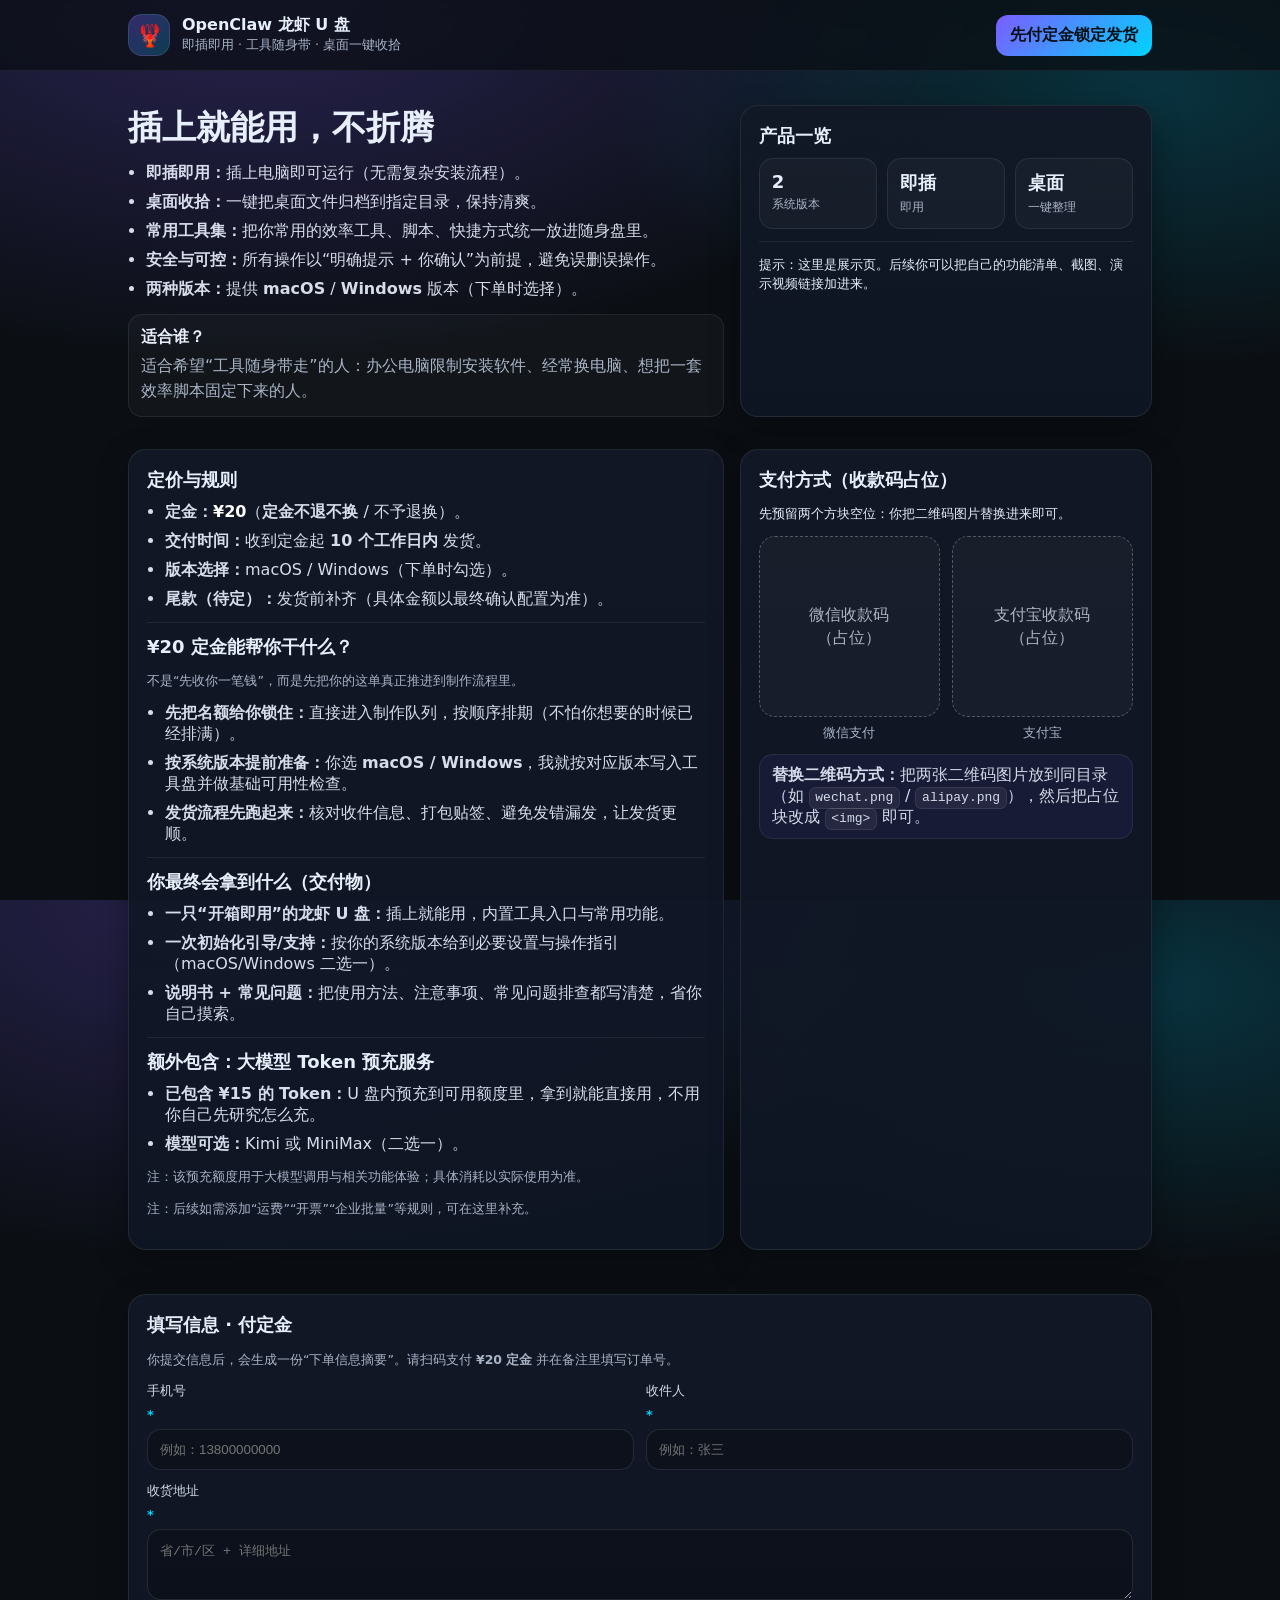
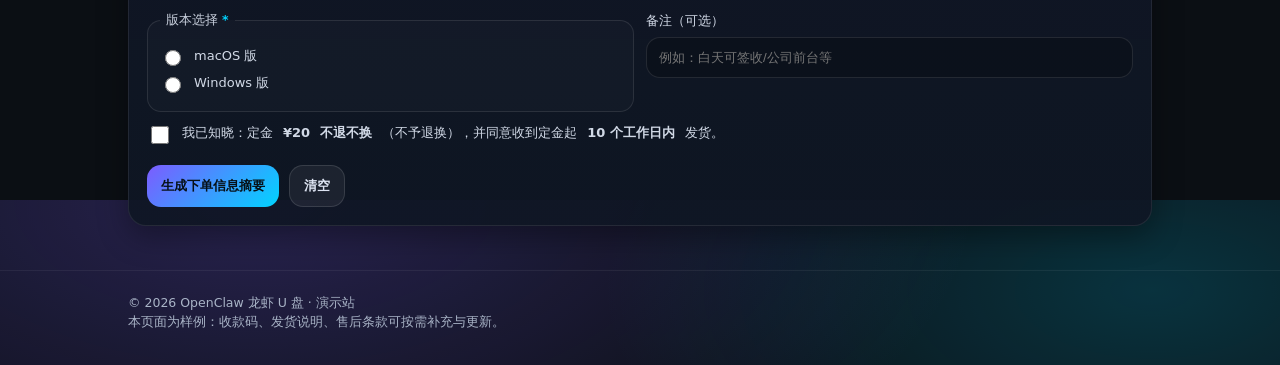
<file: index.html>
<!doctype html>
<html lang="zh-CN">
<head>
  <meta charset="utf-8" />
  <meta name="viewport" content="width=device-width, initial-scale=1" />
  <title>OpenClaw 龙虾 U 盘｜即插即用工具盘</title>
  <meta name="description" content="OpenClaw 龙虾 U 盘：即插即用，一键收拾桌面、常用工具集、效率脚本。支持 macOS / Windows 版本。" />
  <link rel="stylesheet" href="styles.css" />
</head>
<body>
  <header class="header">
    <div class="container">
      <div class="brand">
        <div class="logo" aria-hidden="true">🦞</div>
        <div>
          <h1>OpenClaw 龙虾 U 盘</h1>
          <p class="sub">即插即用 · 工具随身带 · 桌面一键收拾</p>
        </div>
      </div>
      <a class="cta" href="#order">先付定金锁定发货</a>
    </div>
  </header>

  <main>
    <section class="hero">
      <div class="container grid2">
        <div>
          <h2>插上就能用，不折腾</h2>
          <ul class="bullets">
            <li><b>即插即用：</b>插上电脑即可运行（无需复杂安装流程）。</li>
            <li><b>桌面收拾：</b>一键把桌面文件归档到指定目录，保持清爽。</li>
            <li><b>常用工具集：</b>把你常用的效率工具、脚本、快捷方式统一放进随身盘里。</li>
            <li><b>安全与可控：</b>所有操作以“明确提示 + 你确认”为前提，避免误删误操作。</li>
            <li><b>两种版本：</b>提供 <b>macOS</b> / <b>Windows</b> 版本（下单时选择）。</li>
          </ul>
          <div class="note">
            <div class="note-title">适合谁？</div>
            <div class="note-body">
              适合希望“工具随身带走”的人：办公电脑限制安装软件、经常换电脑、想把一套效率脚本固定下来的人。
            </div>
          </div>
        </div>
        <div class="card preview">
          <h3>产品一览</h3>
          <div class="kpis">
            <div class="kpi"><div class="kpi-num">2</div><div class="kpi-label">系统版本</div></div>
            <div class="kpi"><div class="kpi-num">即插</div><div class="kpi-label">即用</div></div>
            <div class="kpi"><div class="kpi-num">桌面</div><div class="kpi-label">一键整理</div></div>
          </div>
          <div class="divider"></div>
          <p class="small">提示：这里是展示页。后续你可以把自己的功能清单、截图、演示视频链接加进来。</p>
        </div>
      </div>
    </section>

    <section class="rules" id="rules">
      <div class="container grid2">
        <div class="card">
          <h3>定价与规则</h3>
          <ul class="bullets">
            <li><b>定金：</b><span class="price">¥20</span>（<b>定金不退不换</b> / 不予退换）。</li>
            <li><b>交付时间：</b>收到定金起 <b>10 个工作日内</b> 发货。</li>
            <li><b>版本选择：</b>macOS / Windows（下单时勾选）。</li>
            <li><b>尾款（待定）：</b>发货前补齐（具体金额以最终确认配置为准）。</li>
          </ul>

          <div class="divider"></div>

          <h3>¥20 定金能帮你干什么？</h3>
          <p class="small muted">不是“先收你一笔钱”，而是先把你的这单真正推进到制作流程里。</p>
          <ul class="bullets">
            <li><b>先把名额给你锁住：</b>直接进入制作队列，按顺序排期（不怕你想要的时候已经排满）。</li>
            <li><b>按系统版本提前准备：</b>你选 <b>macOS / Windows</b>，我就按对应版本写入工具盘并做基础可用性检查。</li>
            <li><b>发货流程先跑起来：</b>核对收件信息、打包贴签、避免发错漏发，让发货更顺。</li>
          </ul>

          <div class="divider"></div>

          <h3>你最终会拿到什么（交付物）</h3>
          <ul class="bullets">
            <li><b>一只“开箱即用”的龙虾 U 盘：</b>插上就能用，内置工具入口与常用功能。</li>
            <li><b>一次初始化引导/支持：</b>按你的系统版本给到必要设置与操作指引（macOS/Windows 二选一）。</li>
            <li><b>说明书 + 常见问题：</b>把使用方法、注意事项、常见问题排查都写清楚，省你自己摸索。</li>
          </ul>

          <div class="divider"></div>

          <h3>额外包含：大模型 Token 预充服务</h3>
          <ul class="bullets">
            <li><b>已包含 ¥15 的 Token：</b>U 盘内预充到可用额度里，拿到就能直接用，不用你自己先研究怎么充。</li>
            <li><b>模型可选：</b>Kimi 或 MiniMax（二选一）。</li>
          </ul>
          <p class="small muted">注：该预充额度用于大模型调用与相关功能体验；具体消耗以实际使用为准。</p>

          <p class="small muted">注：后续如需添加“运费”“开票”“企业批量”等规则，可在这里补充。</p>
        </div>

        <div class="card" id="pay">
          <h3>支付方式（收款码占位）</h3>
          <p class="small">先预留两个方块空位：你把二维码图片替换进来即可。</p>
          <div class="qr-grid">
            <div class="qr">
              <div class="qr-box" aria-label="微信收款码占位">
                <div class="qr-placeholder">微信收款码
（占位）</div>
              </div>
              <div class="qr-label">微信支付</div>
            </div>
            <div class="qr">
              <div class="qr-box" aria-label="支付宝收款码占位">
                <div class="qr-placeholder">支付宝收款码
（占位）</div>
              </div>
              <div class="qr-label">支付宝</div>
            </div>
          </div>
          <div class="tip">
            <b>替换二维码方式：</b>把两张二维码图片放到同目录（如 <code>wechat.png</code> / <code>alipay.png</code>），然后把占位块改成 <code>&lt;img&gt;</code> 即可。
          </div>
        </div>
      </div>
    </section>

    <section class="order" id="order">
      <div class="container">
        <div class="card">
          <h3>填写信息 · 付定金</h3>
          <p class="small muted">你提交信息后，会生成一份“下单信息摘要”。请扫码支付 <b>¥20 定金</b> 并在备注里填写订单号。</p>

          <form id="orderForm" class="form" autocomplete="on">
            <div class="form-row">
              <label>
                手机号 <span class="req">*</span>
                <input name="phone" type="tel" inputmode="tel" placeholder="例如：13800000000" required />
              </label>
              <label>
                收件人 <span class="req">*</span>
                <input name="name" type="text" placeholder="例如：张三" required />
              </label>
            </div>

            <label>
              收货地址 <span class="req">*</span>
              <textarea name="address" rows="3" placeholder="省/市/区 + 详细地址" required></textarea>
            </label>

            <div class="form-row">
              <fieldset class="fieldset">
                <legend>版本选择 <span class="req">*</span></legend>
                <label class="radio"><input type="radio" name="os" value="macOS" required /> macOS 版</label>
                <label class="radio"><input type="radio" name="os" value="Windows" required /> Windows 版</label>
              </fieldset>

              <label>
                备注（可选）
                <input name="note" type="text" placeholder="例如：白天可签收/公司前台等" />
              </label>
            </div>

            <label class="check">
              <input type="checkbox" name="agree" required />
              我已知晓：定金 <b>¥20</b> <b>不退不换</b>（不予退换），并同意收到定金起 <b>10 个工作日内</b> 发货。
            </label>

            <div class="actions">
              <button type="submit" class="btn">生成下单信息摘要</button>
              <button type="button" class="btn secondary" id="clearBtn">清空</button>
            </div>
          </form>

          <div id="result" class="result" hidden>
            <div class="result-head">
              <h4>下单信息摘要</h4>
              <div class="badge" id="orderIdBadge">订单号：—</div>
            </div>
            <pre id="resultText" class="result-text"></pre>
            <div class="result-actions">
              <button class="btn" id="copyBtn" type="button">复制摘要</button>
              <a class="btn secondary" id="mailtoBtn" href="#" rel="nofollow">用邮件发送给我自己</a>
            </div>
            <p class="small muted">支付时建议在备注填写订单号，方便对账与发货。</p>
          </div>
        </div>
      </div>
    </section>

    <footer class="footer">
      <div class="container small muted">
        <div>© <span id="year"></span> OpenClaw 龙虾 U 盘 · 演示站</div>
        <div class="small">本页面为样例：收款码、发货说明、售后条款可按需补充与更新。</div>
      </div>
    </footer>
  </main>

  <script src="script.js"></script>
</body>
</html>
</file>
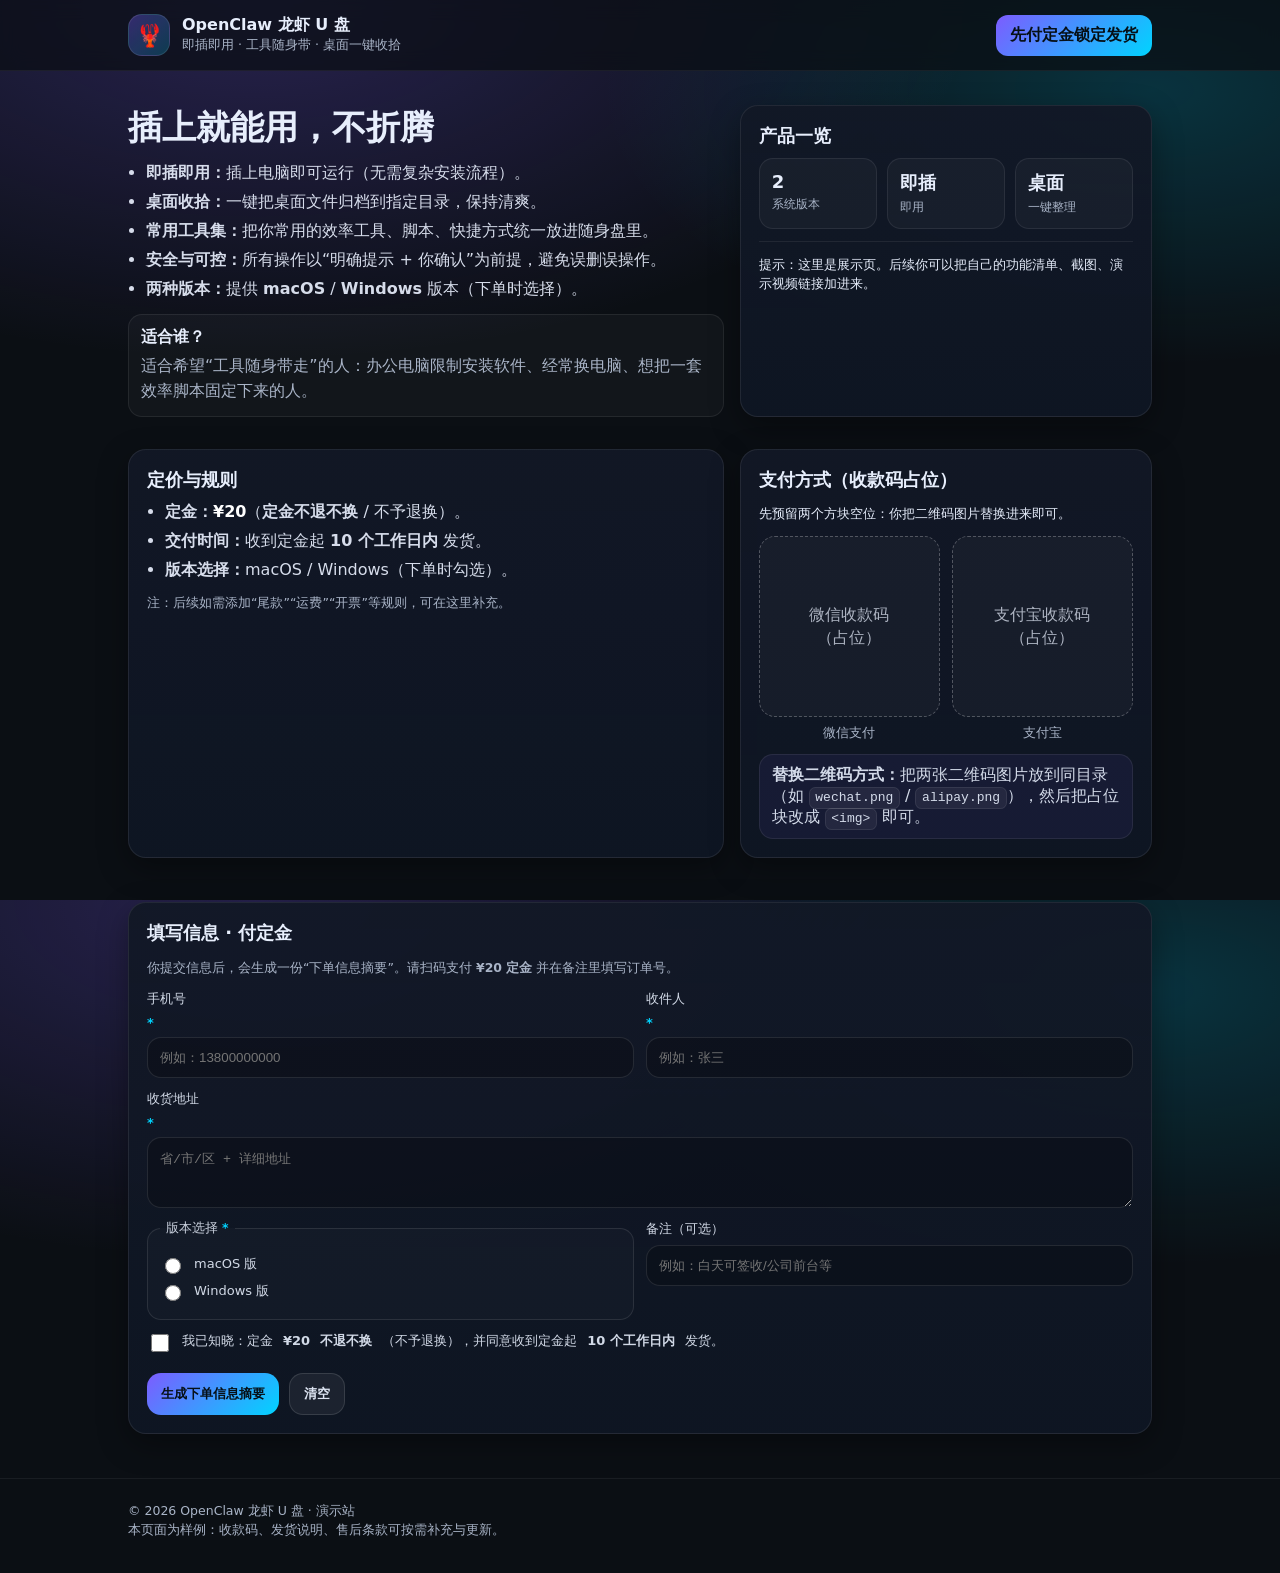
<file: OpenClaw-龙虾U盘-演示站.html>
<!doctype html>
<html lang="zh-CN">
<head>
  <meta charset="utf-8" />
  <meta name="viewport" content="width=device-width, initial-scale=1" />
  <title>OpenClaw 龙虾 U 盘｜即插即用工具盘</title>
  <meta name="description" content="OpenClaw 龙虾 U 盘：即插即用，一键收拾桌面、常用工具集、效率脚本。支持 macOS / Windows 版本。" />
  <style>
:root{
  --bg:#0b0f14;
  --card:#121826;
  --card2:#0f1624;
  --text:#e7eefc;
  --muted:#a9b4c7;
  --line:#243047;
  --brand:#7c5cff;
  --brand2:#00d4ff;
  --ok:#2ee59d;
}

*{box-sizing:border-box}
html,body{height:100%}
body{
  margin:0;
  font-family: ui-sans-serif, system-ui, -apple-system, Segoe UI, Roboto, Helvetica, Arial, "PingFang SC", "Hiragino Sans GB", "Microsoft YaHei", "Noto Sans CJK SC", sans-serif;
  color:var(--text);
  background: radial-gradient(1200px 600px at 20% 0%, rgba(124,92,255,.25), transparent 60%),
              radial-gradient(1000px 500px at 90% 10%, rgba(0,212,255,.18), transparent 55%),
              var(--bg);
}

a{color:inherit}
code{background:rgba(255,255,255,.06); padding:.15rem .35rem; border:1px solid rgba(255,255,255,.08); border-radius:.4rem}

.container{max-width:1060px; margin:0 auto; padding:0 18px}

.header{
  position:sticky; top:0; z-index:10;
  backdrop-filter: blur(10px);
  background: rgba(11,15,20,.72);
  border-bottom:1px solid rgba(255,255,255,.06);
}
.header .container{display:flex; align-items:center; justify-content:space-between; gap:12px; padding:14px 18px}

.brand{display:flex; align-items:center; gap:12px}
.logo{width:42px; height:42px; display:grid; place-items:center; background:linear-gradient(135deg, rgba(124,92,255,.35), rgba(0,212,255,.22)); border:1px solid rgba(255,255,255,.10); border-radius:14px; font-size:22px}
.brand h1{font-size:16px; margin:0; line-height:1.15}
.sub{margin:3px 0 0; color:var(--muted); font-size:12.5px}

.cta{display:inline-flex; align-items:center; justify-content:center; text-decoration:none; padding:10px 14px; border-radius:12px; font-weight:650; background:linear-gradient(135deg, rgba(124,92,255,1), rgba(0,212,255,1)); color:#061017}

.hero{padding:34px 0 14px}
.rules,.order{padding:18px 0 26px}

.grid2{display:grid; grid-template-columns: 1.3fr .9fr; gap:16px}
@media (max-width: 860px){
  .grid2{grid-template-columns:1fr}
  .header .container{flex-wrap:wrap}
}

.card{
  background: linear-gradient(180deg, rgba(18,24,38,.96), rgba(15,22,36,.92));
  border: 1px solid rgba(255,255,255,.08);
  box-shadow: 0 10px 30px rgba(0,0,0,.35);
  border-radius: 18px;
  padding: 18px;
}

.preview h3{margin-top:0}

h2{font-size:34px; margin:0 0 12px}
@media (max-width: 860px){h2{font-size:28px}}

h3{margin:0 0 10px; font-size:18px}

.bullets{margin:0; padding-left: 18px; color:var(--text)}
.bullets li{margin: 8px 0; color:rgba(231,238,252,.92)}

.note{margin-top:14px; padding:12px 12px; border-radius:14px; border:1px solid rgba(255,255,255,.08); background:rgba(255,255,255,.03)}
.note-title{font-weight:700; margin-bottom:6px}
.note-body{color:var(--muted); line-height:1.55}

.kpis{display:grid; grid-template-columns: repeat(3, 1fr); gap:10px; margin-top:10px}
.kpi{padding:12px; border-radius:14px; border:1px solid rgba(255,255,255,.08); background:rgba(255,255,255,.03)}
.kpi-num{font-weight:800; font-size:18px}
.kpi-label{color:var(--muted); font-size:12px; margin-top:4px}
.divider{height:1px; background:rgba(255,255,255,.07); margin:12px 0}

.price{font-weight:800; color: #fff}

.small{font-size:12.5px; line-height:1.55}
.muted{color:var(--muted)}

.qr-grid{display:grid; grid-template-columns: 1fr 1fr; gap:12px; margin-top:12px}
@media (max-width: 520px){.qr-grid{grid-template-columns:1fr}}

.qr-box{aspect-ratio:1/1; width:100%; border-radius:16px; border:1.5px dashed rgba(255,255,255,.25); background:rgba(255,255,255,.03); display:grid; place-items:center; overflow:hidden}
.qr-placeholder{color:rgba(231,238,252,.72); text-align:center; line-height:1.4; white-space:pre-line; padding:10px}
.qr-label{margin-top:8px; text-align:center; color:var(--muted); font-size:12.5px}

.tip{margin-top:12px; padding:10px 12px; border-radius:14px; border:1px solid rgba(255,255,255,.08); background:rgba(124,92,255,.08); color:rgba(231,238,252,.9)}

.form{display:flex; flex-direction:column; gap:12px; margin-top:12px}
label{display:flex; flex-direction:column; gap:7px; font-size:13px; color:rgba(231,238,252,.9)}
input,textarea{
  border-radius:14px;
  border:1px solid rgba(255,255,255,.10);
  background:rgba(0,0,0,.22);
  color:var(--text);
  padding:12px 12px;
  outline:none;
}
input:focus,textarea:focus{border-color: rgba(0,212,255,.55); box-shadow: 0 0 0 3px rgba(0,212,255,.12)}

.form-row{display:grid; grid-template-columns: 1fr 1fr; gap:12px}
@media (max-width: 860px){.form-row{grid-template-columns:1fr}}

.fieldset{
  margin:0; border:1px solid rgba(255,255,255,.10); border-radius:14px; padding:10px 12px;
  background:rgba(255,255,255,.02)
}
legend{padding:0 6px; color:rgba(231,238,252,.85); font-size:12.5px}
.radio{flex-direction:row; align-items:center; gap:10px; margin:8px 0; font-size:13px; color:rgba(231,238,252,.9)}
.radio input{width:16px; height:16px; padding:0}

.check{flex-direction:row; gap:10px; align-items:flex-start; line-height:1.45}
.check input{width:18px; height:18px; margin-top:2px}

.req{color:var(--brand2); font-weight:800}

.actions{display:flex; gap:10px; flex-wrap:wrap; margin-top:6px}
.btn{
  appearance:none;
  border:0;
  border-radius:14px;
  padding:11px 14px;
  font-weight:750;
  cursor:pointer;
  background: linear-gradient(135deg, rgba(124,92,255,1), rgba(0,212,255,1));
  color:#061017;
}
.btn.secondary{
  background: rgba(255,255,255,.06);
  border:1px solid rgba(255,255,255,.12);
  color:rgba(231,238,252,.95);
}
.btn:active{transform: translateY(1px)}

.result{margin-top:14px; border-top:1px solid rgba(255,255,255,.08); padding-top:14px}
.result-head{display:flex; align-items:center; justify-content:space-between; gap:10px; flex-wrap:wrap}
.badge{padding:6px 10px; border-radius:999px; border:1px solid rgba(46,229,157,.35); background: rgba(46,229,157,.10); color: rgba(231,238,252,.95); font-weight:700; font-size:12.5px}
.result-text{margin:10px 0 0; padding:12px; border-radius:14px; border:1px solid rgba(255,255,255,.10); background: rgba(0,0,0,.22); color: rgba(231,238,252,.92); overflow:auto; white-space:pre-wrap}
.result-actions{display:flex; gap:10px; flex-wrap:wrap; margin-top:10px}

.footer{padding:22px 0 34px; border-top:1px solid rgba(255,255,255,.06); margin-top:18px}

</style>
</head>
<body>
  <header class="header">
    <div class="container">
      <div class="brand">
        <div class="logo" aria-hidden="true">🦞</div>
        <div>
          <h1>OpenClaw 龙虾 U 盘</h1>
          <p class="sub">即插即用 · 工具随身带 · 桌面一键收拾</p>
        </div>
      </div>
      <a class="cta" href="#order">先付定金锁定发货</a>
    </div>
  </header>

  <main>
    <section class="hero">
      <div class="container grid2">
        <div>
          <h2>插上就能用，不折腾</h2>
          <ul class="bullets">
            <li><b>即插即用：</b>插上电脑即可运行（无需复杂安装流程）。</li>
            <li><b>桌面收拾：</b>一键把桌面文件归档到指定目录，保持清爽。</li>
            <li><b>常用工具集：</b>把你常用的效率工具、脚本、快捷方式统一放进随身盘里。</li>
            <li><b>安全与可控：</b>所有操作以“明确提示 + 你确认”为前提，避免误删误操作。</li>
            <li><b>两种版本：</b>提供 <b>macOS</b> / <b>Windows</b> 版本（下单时选择）。</li>
          </ul>
          <div class="note">
            <div class="note-title">适合谁？</div>
            <div class="note-body">
              适合希望“工具随身带走”的人：办公电脑限制安装软件、经常换电脑、想把一套效率脚本固定下来的人。
            </div>
          </div>
        </div>
        <div class="card preview">
          <h3>产品一览</h3>
          <div class="kpis">
            <div class="kpi"><div class="kpi-num">2</div><div class="kpi-label">系统版本</div></div>
            <div class="kpi"><div class="kpi-num">即插</div><div class="kpi-label">即用</div></div>
            <div class="kpi"><div class="kpi-num">桌面</div><div class="kpi-label">一键整理</div></div>
          </div>
          <div class="divider"></div>
          <p class="small">提示：这里是展示页。后续你可以把自己的功能清单、截图、演示视频链接加进来。</p>
        </div>
      </div>
    </section>

    <section class="rules" id="rules">
      <div class="container grid2">
        <div class="card">
          <h3>定价与规则</h3>
          <ul class="bullets">
            <li><b>定金：</b><span class="price">¥20</span>（<b>定金不退不换</b> / 不予退换）。</li>
            <li><b>交付时间：</b>收到定金起 <b>10 个工作日内</b> 发货。</li>
            <li><b>版本选择：</b>macOS / Windows（下单时勾选）。</li>
          </ul>
          <p class="small muted">注：后续如需添加“尾款”“运费”“开票”等规则，可在这里补充。</p>
        </div>

        <div class="card" id="pay">
          <h3>支付方式（收款码占位）</h3>
          <p class="small">先预留两个方块空位：你把二维码图片替换进来即可。</p>
          <div class="qr-grid">
            <div class="qr">
              <div class="qr-box" aria-label="微信收款码占位">
                <div class="qr-placeholder">微信收款码
（占位）</div>
              </div>
              <div class="qr-label">微信支付</div>
            </div>
            <div class="qr">
              <div class="qr-box" aria-label="支付宝收款码占位">
                <div class="qr-placeholder">支付宝收款码
（占位）</div>
              </div>
              <div class="qr-label">支付宝</div>
            </div>
          </div>
          <div class="tip">
            <b>替换二维码方式：</b>把两张二维码图片放到同目录（如 <code>wechat.png</code> / <code>alipay.png</code>），然后把占位块改成 <code>&lt;img&gt;</code> 即可。
          </div>
        </div>
      </div>
    </section>

    <section class="order" id="order">
      <div class="container">
        <div class="card">
          <h3>填写信息 · 付定金</h3>
          <p class="small muted">你提交信息后，会生成一份“下单信息摘要”。请扫码支付 <b>¥20 定金</b> 并在备注里填写订单号。</p>

          <form id="orderForm" class="form" autocomplete="on">
            <div class="form-row">
              <label>
                手机号 <span class="req">*</span>
                <input name="phone" type="tel" inputmode="tel" placeholder="例如：13800000000" required />
              </label>
              <label>
                收件人 <span class="req">*</span>
                <input name="name" type="text" placeholder="例如：张三" required />
              </label>
            </div>

            <label>
              收货地址 <span class="req">*</span>
              <textarea name="address" rows="3" placeholder="省/市/区 + 详细地址" required></textarea>
            </label>

            <div class="form-row">
              <fieldset class="fieldset">
                <legend>版本选择 <span class="req">*</span></legend>
                <label class="radio"><input type="radio" name="os" value="macOS" required /> macOS 版</label>
                <label class="radio"><input type="radio" name="os" value="Windows" required /> Windows 版</label>
              </fieldset>

              <label>
                备注（可选）
                <input name="note" type="text" placeholder="例如：白天可签收/公司前台等" />
              </label>
            </div>

            <label class="check">
              <input type="checkbox" name="agree" required />
              我已知晓：定金 <b>¥20</b> <b>不退不换</b>（不予退换），并同意收到定金起 <b>10 个工作日内</b> 发货。
            </label>

            <div class="actions">
              <button type="submit" class="btn">生成下单信息摘要</button>
              <button type="button" class="btn secondary" id="clearBtn">清空</button>
            </div>
          </form>

          <div id="result" class="result" hidden>
            <div class="result-head">
              <h4>下单信息摘要</h4>
              <div class="badge" id="orderIdBadge">订单号：—</div>
            </div>
            <pre id="resultText" class="result-text"></pre>
            <div class="result-actions">
              <button class="btn" id="copyBtn" type="button">复制摘要</button>
              <a class="btn secondary" id="mailtoBtn" href="#" rel="nofollow">用邮件发送给我自己</a>
            </div>
            <p class="small muted">支付时建议在备注填写订单号，方便对账与发货。</p>
          </div>
        </div>
      </div>
    </section>

    <footer class="footer">
      <div class="container small muted">
        <div>© <span id="year"></span> OpenClaw 龙虾 U 盘 · 演示站</div>
        <div class="small">本页面为样例：收款码、发货说明、售后条款可按需补充与更新。</div>
      </div>
    </footer>
  </main>

  <script>
function pad2(n){return String(n).padStart(2,'0')}
function makeOrderId(){
  const d = new Date();
  const stamp = `${d.getFullYear()}${pad2(d.getMonth()+1)}${pad2(d.getDate())}-${pad2(d.getHours())}${pad2(d.getMinutes())}${pad2(d.getSeconds())}`;
  const rand = Math.random().toString(16).slice(2,6).toUpperCase();
  return `OCU-${stamp}-${rand}`;
}

function escapeLine(s){
  return String(s ?? '').replace(/\s+/g,' ').trim();
}

function getFormData(form){
  const fd = new FormData(form);
  return {
    phone: escapeLine(fd.get('phone')),
    name: escapeLine(fd.get('name')),
    address: String(fd.get('address') ?? '').trim(),
    os: escapeLine(fd.get('os')),
    note: escapeLine(fd.get('note')),
    agree: fd.get('agree') === 'on'
  };
}

function buildSummary(orderId, data){
  const lines = [
    `订单号：${orderId}`,
    `产品：OpenClaw 龙虾 U 盘（${data.os} 版）`,
    `定金：¥20（不退不换）`,
    `交付：收到定金起 10 个工作日内发货`,
    '',
    `收件人：${data.name}`,
    `手机号：${data.phone}`,
    `地址：${data.address}`,
  ];
  if (data.note) lines.push(`备注：${data.note}`);
  lines.push('', '支付提醒：请扫码支付定金，并在备注填写订单号。');
  return lines.join('\n');
}

(function init(){
  const yearEl = document.getElementById('year');
  if (yearEl) yearEl.textContent = String(new Date().getFullYear());

  const form = document.getElementById('orderForm');
  const result = document.getElementById('result');
  const resultText = document.getElementById('resultText');
  const copyBtn = document.getElementById('copyBtn');
  const mailtoBtn = document.getElementById('mailtoBtn');
  const clearBtn = document.getElementById('clearBtn');
  const orderIdBadge = document.getElementById('orderIdBadge');

  if (!form) return;

  clearBtn?.addEventListener('click', () => {
    form.reset();
    result.hidden = true;
    resultText.textContent = '';
    orderIdBadge.textContent = '订单号：—';
  });

  copyBtn?.addEventListener('click', async () => {
    try{
      await navigator.clipboard.writeText(resultText.textContent || '');
      copyBtn.textContent = '已复制';
      setTimeout(()=> copyBtn.textContent = '复制摘要', 1200);
    }catch(e){
      alert('复制失败：你的浏览器可能不允许剪贴板操作。你可以手动复制下方文本。');
    }
  });

  form.addEventListener('submit', (e) => {
    e.preventDefault();
    const data = getFormData(form);

    // 简单校验（HTML required 已经做了，这里再兜底）
    if (!data.phone || !data.name || !data.address || !data.os || !data.agree){
      alert('请把必填项都填完整，并勾选同意条款。');
      return;
    }

    const orderId = makeOrderId();
    const summary = buildSummary(orderId, data);

    orderIdBadge.textContent = `订单号：${orderId}`;
    resultText.textContent = summary;
    result.hidden = false;

    // 本地保存（演示用）：方便刷新后不丢
    try{
      localStorage.setItem('oc_lobster_last_order', JSON.stringify({orderId, data, summary, ts: Date.now()}));
    }catch(_){/* ignore */}

    // 生成 mailto（演示用）：把摘要发给自己/卖家
    const subject = encodeURIComponent(`OpenClaw 龙虾 U 盘定金信息｜${orderId}`);
    const body = encodeURIComponent(summary);
    mailtoBtn.href = `mailto:?subject=${subject}&body=${body}`;

    // 滚动到结果
    result.scrollIntoView({behavior:'smooth', block:'start'});
  });

  // 尝试恢复上一次
  try{
    const raw = localStorage.getItem('oc_lobster_last_order');
    if (raw){
      const obj = JSON.parse(raw);
      if (obj?.summary && obj?.orderId){
        orderIdBadge.textContent = `订单号：${obj.orderId}`;
        resultText.textContent = obj.summary;
        result.hidden = false;
        const subject = encodeURIComponent(`OpenClaw 龙虾 U 盘定金信息｜${obj.orderId}`);
        const body = encodeURIComponent(obj.summary);
        mailtoBtn.href = `mailto:?subject=${subject}&body=${body}`;
      }
    }
  }catch(_){/* ignore */}
})();

</script>
</body>
</html>
</file>
<file: styles.css>
:root{
  --bg:#0b0f14;
  --card:#121826;
  --card2:#0f1624;
  --text:#e7eefc;
  --muted:#a9b4c7;
  --line:#243047;
  --brand:#7c5cff;
  --brand2:#00d4ff;
  --ok:#2ee59d;
}

*{box-sizing:border-box}
html,body{height:100%}
body{
  margin:0;
  font-family: ui-sans-serif, system-ui, -apple-system, Segoe UI, Roboto, Helvetica, Arial, "PingFang SC", "Hiragino Sans GB", "Microsoft YaHei", "Noto Sans CJK SC", sans-serif;
  color:var(--text);
  background: radial-gradient(1200px 600px at 20% 0%, rgba(124,92,255,.25), transparent 60%),
              radial-gradient(1000px 500px at 90% 10%, rgba(0,212,255,.18), transparent 55%),
              var(--bg);
}

a{color:inherit}
code{background:rgba(255,255,255,.06); padding:.15rem .35rem; border:1px solid rgba(255,255,255,.08); border-radius:.4rem}

.container{max-width:1060px; margin:0 auto; padding:0 18px}

.header{
  position:sticky; top:0; z-index:10;
  backdrop-filter: blur(10px);
  background: rgba(11,15,20,.72);
  border-bottom:1px solid rgba(255,255,255,.06);
}
.header .container{display:flex; align-items:center; justify-content:space-between; gap:12px; padding:14px 18px}

.brand{display:flex; align-items:center; gap:12px}
.logo{width:42px; height:42px; display:grid; place-items:center; background:linear-gradient(135deg, rgba(124,92,255,.35), rgba(0,212,255,.22)); border:1px solid rgba(255,255,255,.10); border-radius:14px; font-size:22px}
.brand h1{font-size:16px; margin:0; line-height:1.15}
.sub{margin:3px 0 0; color:var(--muted); font-size:12.5px}

.cta{display:inline-flex; align-items:center; justify-content:center; text-decoration:none; padding:10px 14px; border-radius:12px; font-weight:650; background:linear-gradient(135deg, rgba(124,92,255,1), rgba(0,212,255,1)); color:#061017}

.hero{padding:34px 0 14px}
.rules,.order{padding:18px 0 26px}

.grid2{display:grid; grid-template-columns: 1.3fr .9fr; gap:16px}
@media (max-width: 860px){
  .grid2{grid-template-columns:1fr}
  .header .container{flex-wrap:wrap}
}

.card{
  background: linear-gradient(180deg, rgba(18,24,38,.96), rgba(15,22,36,.92));
  border: 1px solid rgba(255,255,255,.08);
  box-shadow: 0 10px 30px rgba(0,0,0,.35);
  border-radius: 18px;
  padding: 18px;
}

.preview h3{margin-top:0}

h2{font-size:34px; margin:0 0 12px}
@media (max-width: 860px){h2{font-size:28px}}

h3{margin:0 0 10px; font-size:18px}

.bullets{margin:0; padding-left: 18px; color:var(--text)}
.bullets li{margin: 8px 0; color:rgba(231,238,252,.92)}

.note{margin-top:14px; padding:12px 12px; border-radius:14px; border:1px solid rgba(255,255,255,.08); background:rgba(255,255,255,.03)}
.note-title{font-weight:700; margin-bottom:6px}
.note-body{color:var(--muted); line-height:1.55}

.kpis{display:grid; grid-template-columns: repeat(3, 1fr); gap:10px; margin-top:10px}
.kpi{padding:12px; border-radius:14px; border:1px solid rgba(255,255,255,.08); background:rgba(255,255,255,.03)}
.kpi-num{font-weight:800; font-size:18px}
.kpi-label{color:var(--muted); font-size:12px; margin-top:4px}
.divider{height:1px; background:rgba(255,255,255,.07); margin:12px 0}

.price{font-weight:800; color: #fff}

.small{font-size:12.5px; line-height:1.55}
.muted{color:var(--muted)}

.qr-grid{display:grid; grid-template-columns: 1fr 1fr; gap:12px; margin-top:12px}
@media (max-width: 520px){.qr-grid{grid-template-columns:1fr}}

.qr-box{aspect-ratio:1/1; width:100%; border-radius:16px; border:1.5px dashed rgba(255,255,255,.25); background:rgba(255,255,255,.03); display:grid; place-items:center; overflow:hidden}
.qr-placeholder{color:rgba(231,238,252,.72); text-align:center; line-height:1.4; white-space:pre-line; padding:10px}
.qr-label{margin-top:8px; text-align:center; color:var(--muted); font-size:12.5px}

.tip{margin-top:12px; padding:10px 12px; border-radius:14px; border:1px solid rgba(255,255,255,.08); background:rgba(124,92,255,.08); color:rgba(231,238,252,.9)}

.form{display:flex; flex-direction:column; gap:12px; margin-top:12px}
label{display:flex; flex-direction:column; gap:7px; font-size:13px; color:rgba(231,238,252,.9)}
input,textarea{
  border-radius:14px;
  border:1px solid rgba(255,255,255,.10);
  background:rgba(0,0,0,.22);
  color:var(--text);
  padding:12px 12px;
  outline:none;
}
input:focus,textarea:focus{border-color: rgba(0,212,255,.55); box-shadow: 0 0 0 3px rgba(0,212,255,.12)}

.form-row{display:grid; grid-template-columns: 1fr 1fr; gap:12px}
@media (max-width: 860px){.form-row{grid-template-columns:1fr}}

.fieldset{
  margin:0; border:1px solid rgba(255,255,255,.10); border-radius:14px; padding:10px 12px;
  background:rgba(255,255,255,.02)
}
legend{padding:0 6px; color:rgba(231,238,252,.85); font-size:12.5px}
.radio{flex-direction:row; align-items:center; gap:10px; margin:8px 0; font-size:13px; color:rgba(231,238,252,.9)}
.radio input{width:16px; height:16px; padding:0}

.check{flex-direction:row; gap:10px; align-items:flex-start; line-height:1.45}
.check input{width:18px; height:18px; margin-top:2px}

.req{color:var(--brand2); font-weight:800}

.actions{display:flex; gap:10px; flex-wrap:wrap; margin-top:6px}
.btn{
  appearance:none;
  border:0;
  border-radius:14px;
  padding:11px 14px;
  font-weight:750;
  cursor:pointer;
  background: linear-gradient(135deg, rgba(124,92,255,1), rgba(0,212,255,1));
  color:#061017;
}
.btn.secondary{
  background: rgba(255,255,255,.06);
  border:1px solid rgba(255,255,255,.12);
  color:rgba(231,238,252,.95);
}
.btn:active{transform: translateY(1px)}

.result{margin-top:14px; border-top:1px solid rgba(255,255,255,.08); padding-top:14px}
.result-head{display:flex; align-items:center; justify-content:space-between; gap:10px; flex-wrap:wrap}
.badge{padding:6px 10px; border-radius:999px; border:1px solid rgba(46,229,157,.35); background: rgba(46,229,157,.10); color: rgba(231,238,252,.95); font-weight:700; font-size:12.5px}
.result-text{margin:10px 0 0; padding:12px; border-radius:14px; border:1px solid rgba(255,255,255,.10); background: rgba(0,0,0,.22); color: rgba(231,238,252,.92); overflow:auto; white-space:pre-wrap}
.result-actions{display:flex; gap:10px; flex-wrap:wrap; margin-top:10px}

.footer{padding:22px 0 34px; border-top:1px solid rgba(255,255,255,.06); margin-top:18px}
</file>
